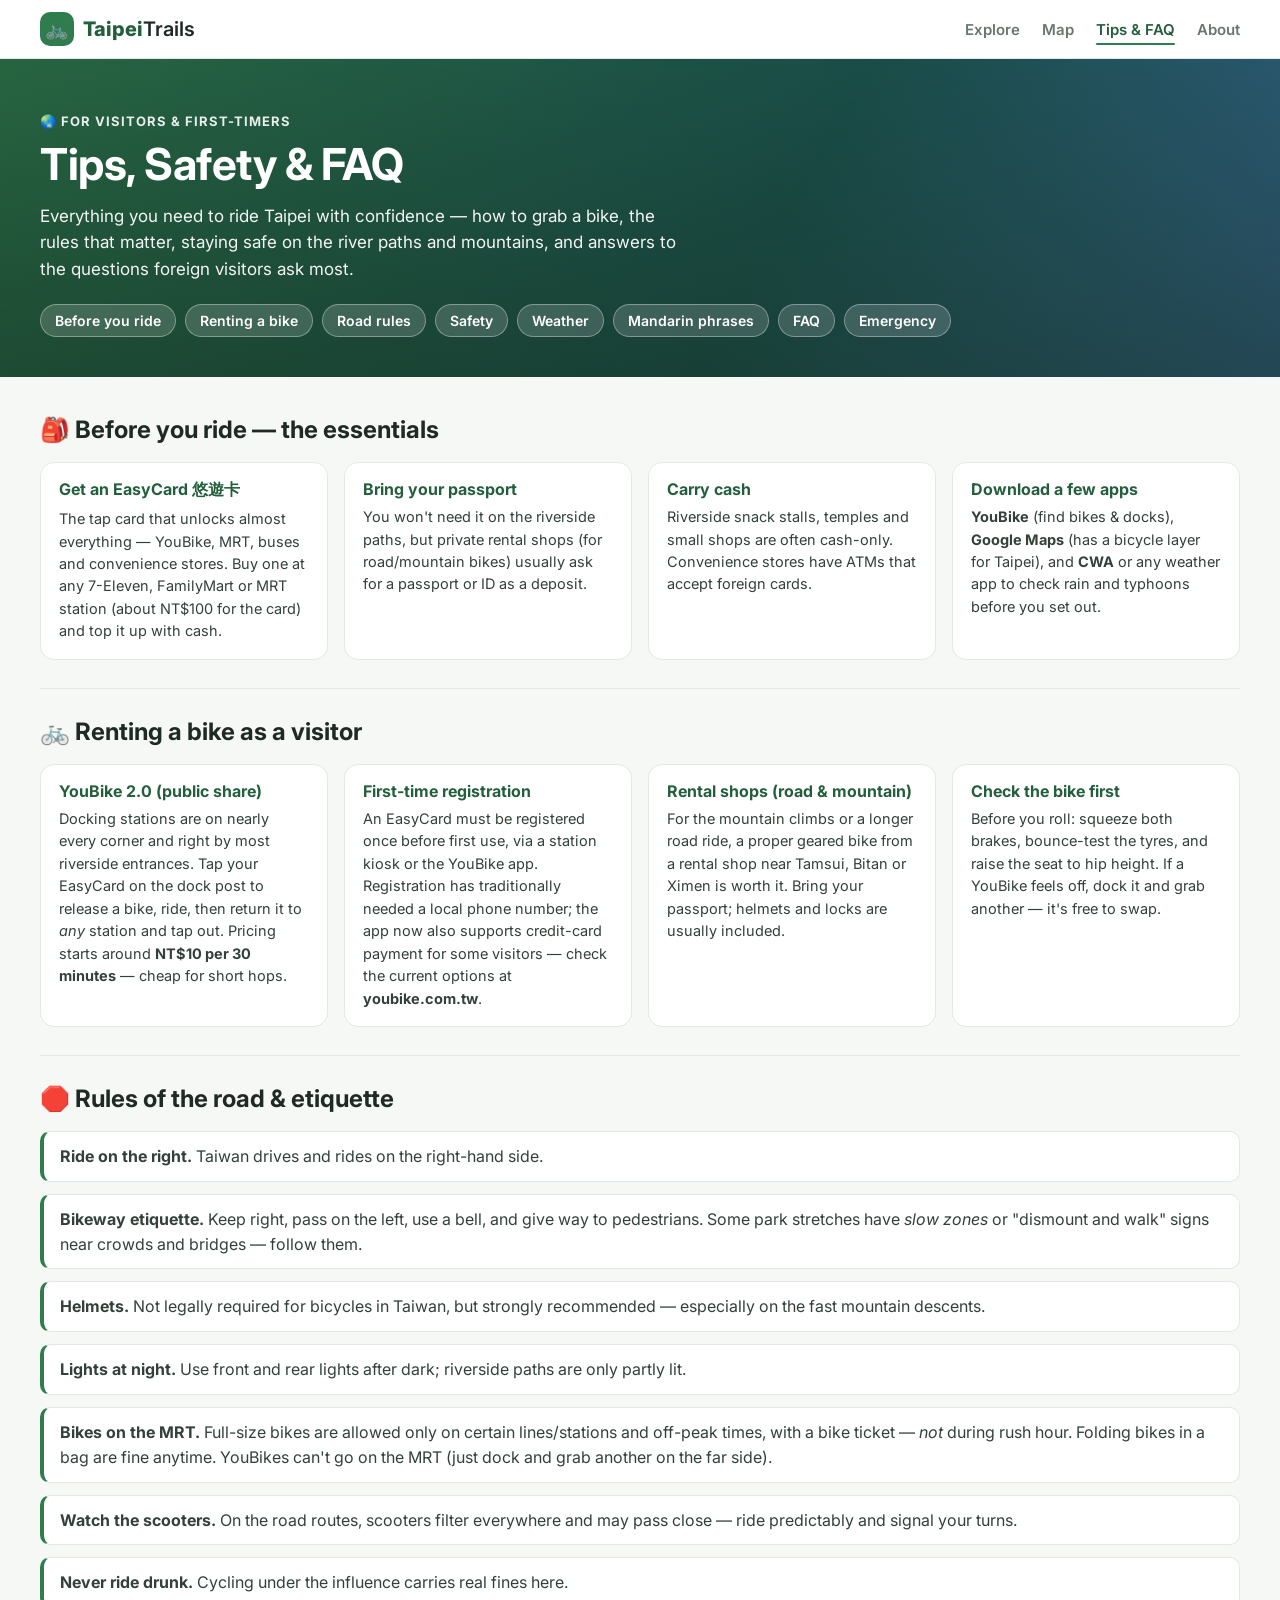
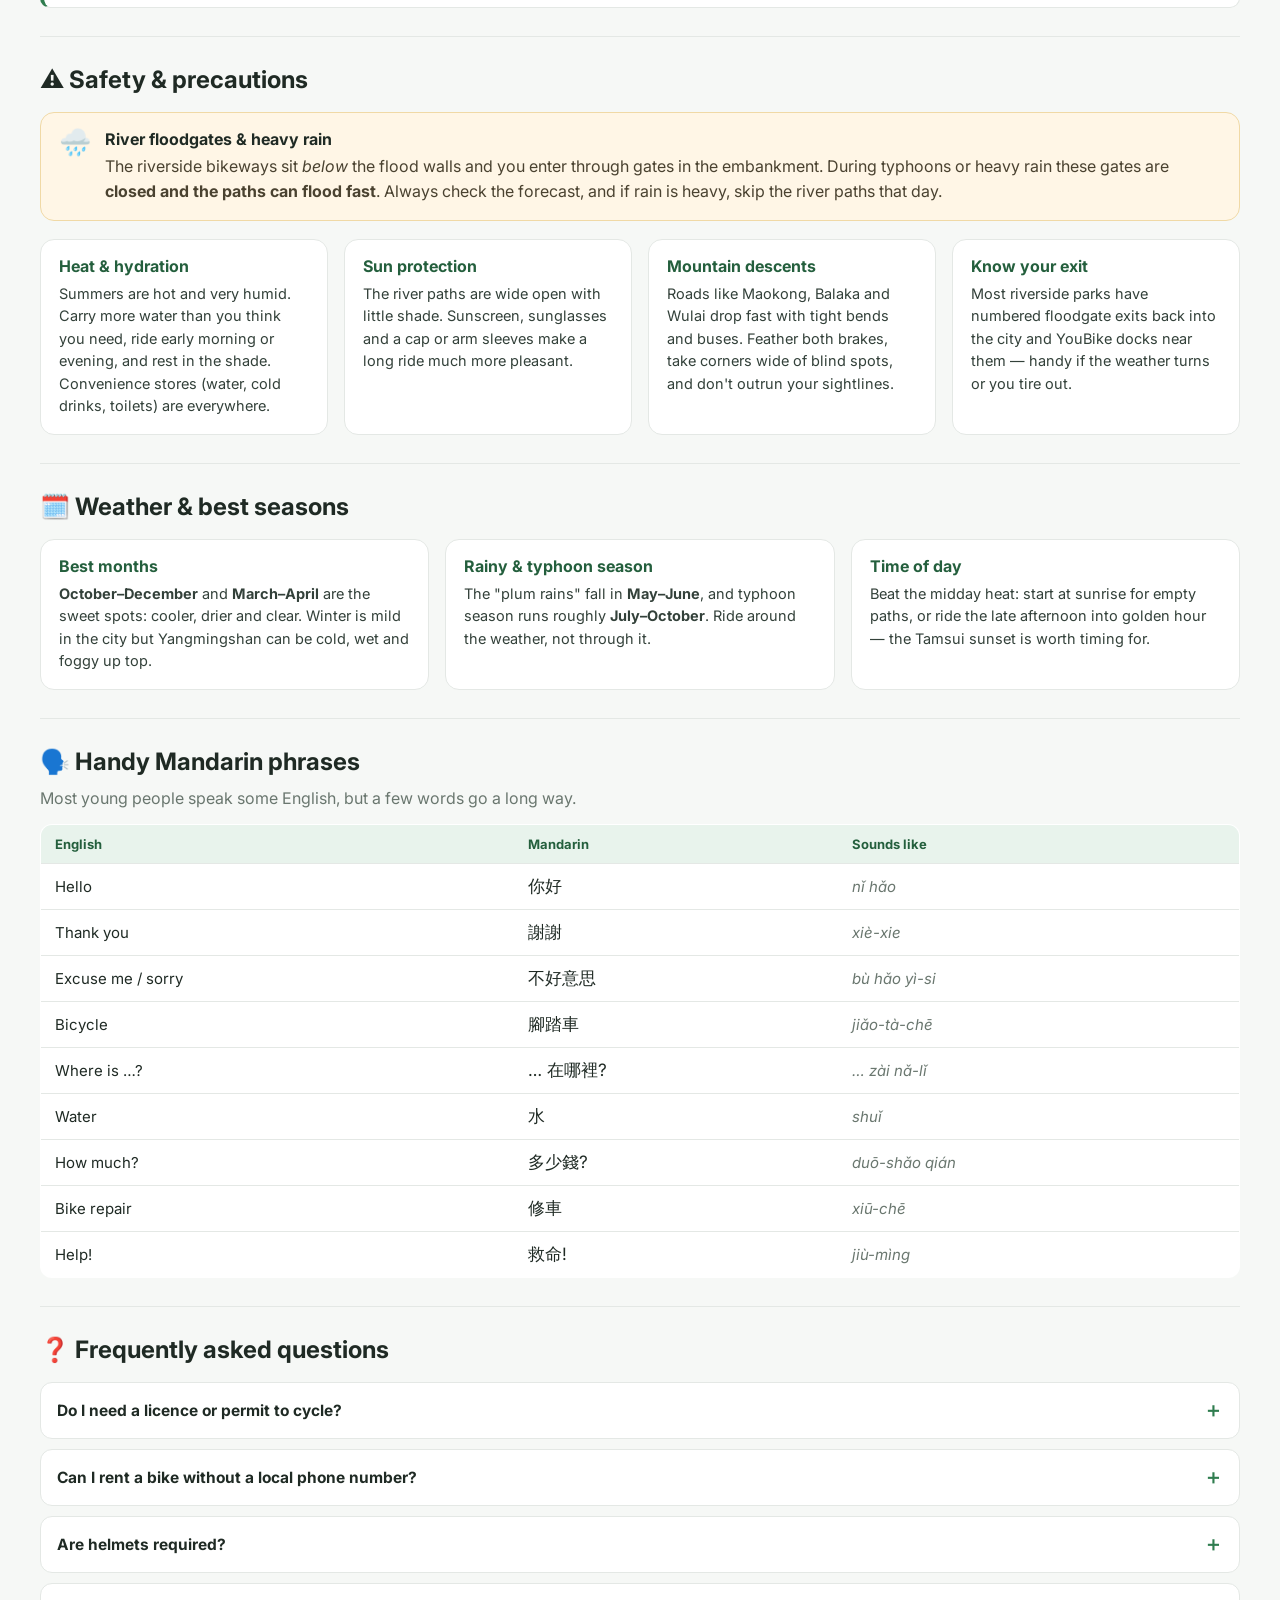
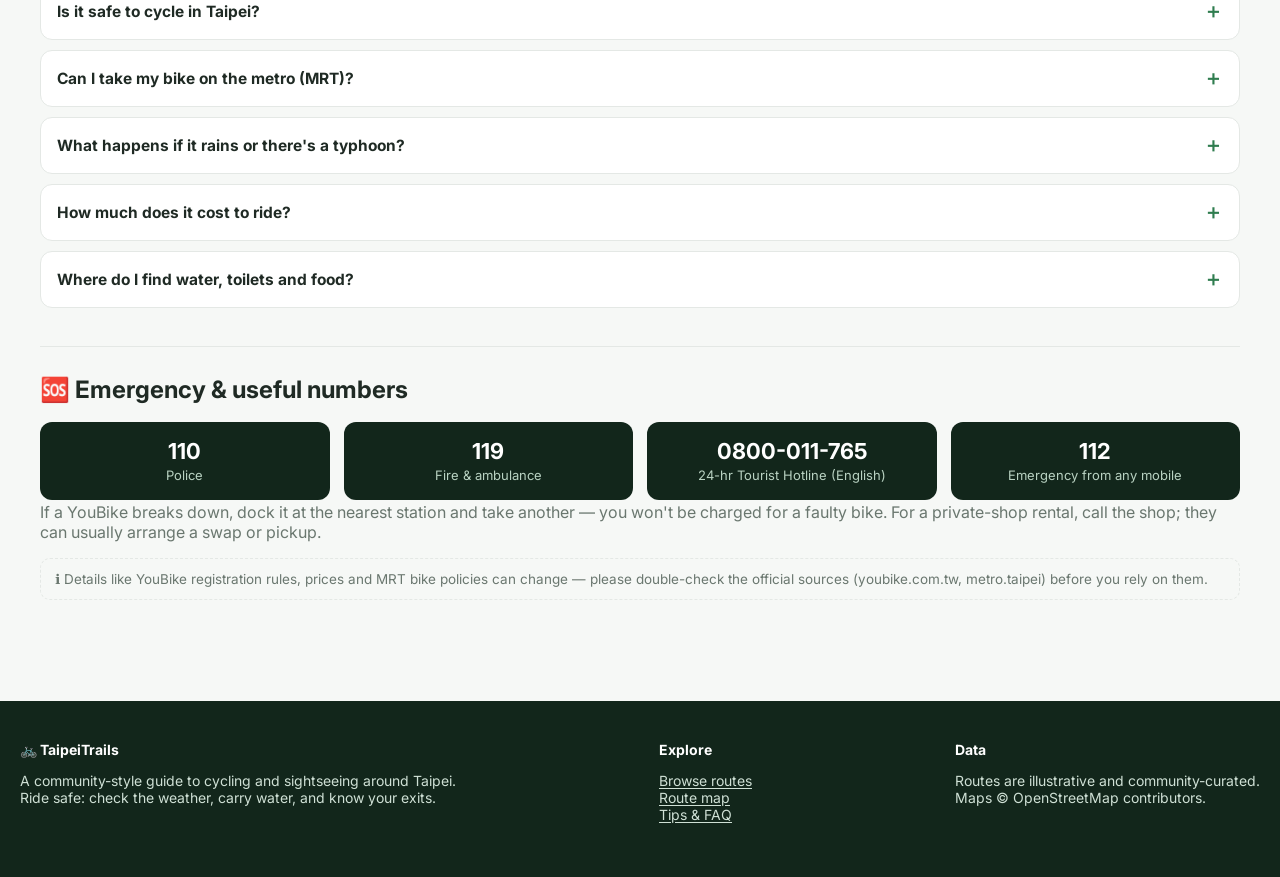
<file: tips.html>
<!DOCTYPE html>
<html lang="en">
<head>
  <meta charset="UTF-8" />
  <meta name="viewport" content="width=device-width, initial-scale=1.0" />
  <title>Tips, Safety & FAQ — Taipei Trails</title>
  <meta name="description" content="A first-timer's guide to cycling in Taipei: renting a YouBike, EasyCard, road rules, weather and floodgate safety, Mandarin phrases, FAQ and emergency numbers — written for foreign visitors." />

  <link rel="preconnect" href="https://fonts.googleapis.com" />
  <link href="https://fonts.googleapis.com/css2?family=Inter:wght@400;500;600;700;800&display=swap" rel="stylesheet" />
  <link rel="stylesheet" href="styles.css" />
</head>
<body>

  <!-- Header -->
  <header class="site-header">
    <div class="header-inner">
      <a class="logo" href="index.html">
        <span class="mark">🚲</span>
        <span>Taipei<span class="thin">Trails</span></span>
      </a>
      <nav class="header-nav">
        <a href="index.html#explore">Explore</a>
        <a href="index.html#map">Map</a>
        <a href="tips.html" class="active">Tips &amp; FAQ</a>
        <a href="index.html#about">About</a>
      </nav>
    </div>
  </header>

  <!-- Page head -->
  <section class="page-head">
    <div class="container">
      <p class="eyebrow">🌏 For visitors &amp; first-timers</p>
      <h1>Tips, Safety &amp; FAQ</h1>
      <p class="page-lead">
        Everything you need to ride Taipei with confidence — how to grab a bike,
        the rules that matter, staying safe on the river paths and mountains, and
        answers to the questions foreign visitors ask most.
      </p>
      <div class="toc">
        <a href="#essentials" class="toc-chip">Before you ride</a>
        <a href="#youbike" class="toc-chip">Renting a bike</a>
        <a href="#rules" class="toc-chip">Road rules</a>
        <a href="#safety" class="toc-chip">Safety</a>
        <a href="#weather" class="toc-chip">Weather</a>
        <a href="#phrases" class="toc-chip">Mandarin phrases</a>
        <a href="#faq" class="toc-chip">FAQ</a>
        <a href="#emergency" class="toc-chip">Emergency</a>
      </div>
    </div>
  </section>

  <main class="container tips-main">

    <!-- ESSENTIALS -->
    <section class="tip-section" id="essentials">
      <h2>🎒 Before you ride — the essentials</h2>
      <div class="tip-grid">
        <div class="tip-card">
          <h3>Get an EasyCard 悠遊卡</h3>
          <p>The tap card that unlocks almost everything — YouBike, MRT, buses and
          convenience stores. Buy one at any 7-Eleven, FamilyMart or MRT station
          (about NT$100 for the card) and top it up with cash.</p>
        </div>
        <div class="tip-card">
          <h3>Bring your passport</h3>
          <p>You won't need it on the riverside paths, but private rental shops
          (for road/mountain bikes) usually ask for a passport or ID as a deposit.</p>
        </div>
        <div class="tip-card">
          <h3>Carry cash</h3>
          <p>Riverside snack stalls, temples and small shops are often cash-only.
          Convenience stores have ATMs that accept foreign cards.</p>
        </div>
        <div class="tip-card">
          <h3>Download a few apps</h3>
          <p><b>YouBike</b> (find bikes &amp; docks), <b>Google Maps</b> (has a
          bicycle layer for Taipei), and <b>CWA</b> or any weather app to check
          rain and typhoons before you set out.</p>
        </div>
      </div>
    </section>

    <!-- YOUBIKE -->
    <section class="tip-section" id="youbike">
      <h2>🚲 Renting a bike as a visitor</h2>
      <div class="tip-grid">
        <div class="tip-card">
          <h3>YouBike 2.0 (public share)</h3>
          <p>Docking stations are on nearly every corner and right by most
          riverside entrances. Tap your EasyCard on the dock post to release a
          bike, ride, then return it to <em>any</em> station and tap out. Pricing
          starts around <b>NT$10 per 30 minutes</b> — cheap for short hops.</p>
        </div>
        <div class="tip-card">
          <h3>First-time registration</h3>
          <p>An EasyCard must be registered once before first use, via a station
          kiosk or the YouBike app. Registration has traditionally needed a local
          phone number; the app now also supports credit-card payment for some
          visitors — check the current options at <b>youbike.com.tw</b>.</p>
        </div>
        <div class="tip-card">
          <h3>Rental shops (road &amp; mountain)</h3>
          <p>For the mountain climbs or a longer road ride, a proper geared bike
          from a rental shop near Tamsui, Bitan or Ximen is worth it. Bring your
          passport; helmets and locks are usually included.</p>
        </div>
        <div class="tip-card">
          <h3>Check the bike first</h3>
          <p>Before you roll: squeeze both brakes, bounce-test the tyres, and
          raise the seat to hip height. If a YouBike feels off, dock it and grab
          another — it's free to swap.</p>
        </div>
      </div>
    </section>

    <!-- RULES -->
    <section class="tip-section" id="rules">
      <h2>🛑 Rules of the road &amp; etiquette</h2>
      <ul class="tip-list">
        <li><b>Ride on the right.</b> Taiwan drives and rides on the right-hand side.</li>
        <li><b>Bikeway etiquette.</b> Keep right, pass on the left, use a bell, and
          give way to pedestrians. Some park stretches have <em>slow zones</em> or
          "dismount and walk" signs near crowds and bridges — follow them.</li>
        <li><b>Helmets.</b> Not legally required for bicycles in Taiwan, but strongly
          recommended — especially on the fast mountain descents.</li>
        <li><b>Lights at night.</b> Use front and rear lights after dark; riverside
          paths are only partly lit.</li>
        <li><b>Bikes on the MRT.</b> Full-size bikes are allowed only on certain
          lines/stations and off-peak times, with a bike ticket — <em>not</em> during
          rush hour. Folding bikes in a bag are fine anytime. YouBikes can't go on
          the MRT (just dock and grab another on the far side).</li>
        <li><b>Watch the scooters.</b> On the road routes, scooters filter everywhere
          and may pass close — ride predictably and signal your turns.</li>
        <li><b>Never ride drunk.</b> Cycling under the influence carries real fines here.</li>
      </ul>
    </section>

    <!-- SAFETY -->
    <section class="tip-section" id="safety">
      <h2>⚠️ Safety &amp; precautions</h2>

      <div class="callout callout-warn">
        <div class="callout-icon">🌧️</div>
        <div>
          <h3>River floodgates &amp; heavy rain</h3>
          <p>The riverside bikeways sit <em>below</em> the flood walls and you enter
          through gates in the embankment. During typhoons or heavy rain these gates
          are <b>closed and the paths can flood fast</b>. Always check the forecast,
          and if rain is heavy, skip the river paths that day.</p>
        </div>
      </div>

      <div class="tip-grid">
        <div class="tip-card">
          <h3>Heat &amp; hydration</h3>
          <p>Summers are hot and very humid. Carry more water than you think you
          need, ride early morning or evening, and rest in the shade. Convenience
          stores (water, cold drinks, toilets) are everywhere.</p>
        </div>
        <div class="tip-card">
          <h3>Sun protection</h3>
          <p>The river paths are wide open with little shade. Sunscreen, sunglasses
          and a cap or arm sleeves make a long ride much more pleasant.</p>
        </div>
        <div class="tip-card">
          <h3>Mountain descents</h3>
          <p>Roads like Maokong, Balaka and Wulai drop fast with tight bends and
          buses. Feather both brakes, take corners wide of blind spots, and don't
          outrun your sightlines.</p>
        </div>
        <div class="tip-card">
          <h3>Know your exit</h3>
          <p>Most riverside parks have numbered floodgate exits back into the city
          and YouBike docks near them — handy if the weather turns or you tire out.</p>
        </div>
      </div>
    </section>

    <!-- WEATHER -->
    <section class="tip-section" id="weather">
      <h2>🗓️ Weather &amp; best seasons</h2>
      <div class="tip-grid">
        <div class="tip-card">
          <h3>Best months</h3>
          <p><b>October–December</b> and <b>March–April</b> are the sweet spots:
          cooler, drier and clear. Winter is mild in the city but Yangmingshan can
          be cold, wet and foggy up top.</p>
        </div>
        <div class="tip-card">
          <h3>Rainy &amp; typhoon season</h3>
          <p>The "plum rains" fall in <b>May–June</b>, and typhoon season runs
          roughly <b>July–October</b>. Ride around the weather, not through it.</p>
        </div>
        <div class="tip-card">
          <h3>Time of day</h3>
          <p>Beat the midday heat: start at sunrise for empty paths, or ride the
          late afternoon into golden hour — the Tamsui sunset is worth timing for.</p>
        </div>
      </div>
    </section>

    <!-- PHRASES -->
    <section class="tip-section" id="phrases">
      <h2>🗣️ Handy Mandarin phrases</h2>
      <p class="section-note">Most young people speak some English, but a few words go a long way.</p>
      <table class="phrase-table">
        <thead><tr><th>English</th><th>Mandarin</th><th>Sounds like</th></tr></thead>
        <tbody>
          <tr><td>Hello</td><td>你好</td><td>nǐ hǎo</td></tr>
          <tr><td>Thank you</td><td>謝謝</td><td>xiè-xie</td></tr>
          <tr><td>Excuse me / sorry</td><td>不好意思</td><td>bù hǎo yì-si</td></tr>
          <tr><td>Bicycle</td><td>腳踏車</td><td>jiǎo-tà-chē</td></tr>
          <tr><td>Where is …?</td><td>… 在哪裡?</td><td>… zài nǎ-lǐ</td></tr>
          <tr><td>Water</td><td>水</td><td>shuǐ</td></tr>
          <tr><td>How much?</td><td>多少錢?</td><td>duō-shǎo qián</td></tr>
          <tr><td>Bike repair</td><td>修車</td><td>xiū-chē</td></tr>
          <tr><td>Help!</td><td>救命!</td><td>jiù-mìng</td></tr>
        </tbody>
      </table>
    </section>

    <!-- FAQ -->
    <section class="tip-section" id="faq">
      <h2>❓ Frequently asked questions</h2>

      <details class="faq">
        <summary>Do I need a licence or permit to cycle?</summary>
        <p>No. Anyone can ride a bicycle in Taiwan without a licence, and there's no
        age requirement for the riverside paths.</p>
      </details>

      <details class="faq">
        <summary>Can I rent a bike without a local phone number?</summary>
        <p>Sometimes tricky with YouBike, which has historically tied registration to
        a Taiwanese mobile number — though the app now offers credit-card options for
        visitors. The simplest fallback is a <b>private rental shop</b> near Tamsui,
        Bitan or Ximen, which rents to tourists with just a passport.</p>
      </details>

      <details class="faq">
        <summary>Are helmets required?</summary>
        <p>No — helmets aren't legally required for bicycles (only for scooters and
        motorbikes). We still recommend one, especially for the mountain descents.</p>
      </details>

      <details class="faq">
        <summary>Is it safe to cycle in Taipei?</summary>
        <p>The riverside bikeways are car-free and very safe — great for families and
        first-timers. The <em>road routes</em> (the mountain climbs and the coast)
        share the road with cars and scooters, so they need more experience and care.
        Every route on this site is labelled 🚲 Bikeway or 🚗 Road route so you know
        which is which.</p>
      </details>

      <details class="faq">
        <summary>Can I take my bike on the metro (MRT)?</summary>
        <p>Full-size bikes only on certain lines/stations and off-peak times, with a
        separate bike ticket — never during rush hour. Folding bikes packed in a bag
        are allowed anytime. YouBikes aren't allowed on the MRT; just dock and pick up
        a new one after your metro ride.</p>
      </details>

      <details class="faq">
        <summary>What happens if it rains or there's a typhoon?</summary>
        <p>The riverside paths sit below the flood walls and their gates close in heavy
        rain, when the paths can flood. Check the forecast and, if it's stormy, choose
        a city ride or sightseeing instead. Never ride onto a flooding river path.</p>
      </details>

      <details class="faq">
        <summary>How much does it cost to ride?</summary>
        <p>YouBike is roughly <b>NT$10 per 30 minutes</b> for the first hours, paid by
        EasyCard. Rental-shop bikes typically run a few hundred NT dollars per day.</p>
      </details>

      <details class="faq">
        <summary>Where do I find water, toilets and food?</summary>
        <p>Convenience stores (7-Eleven, FamilyMart) are on almost every block and
        have toilets, drinks and snacks. The riverside parks also have public
        restrooms, water fountains and, on weekends, food stalls.</p>
      </details>
    </section>

    <!-- EMERGENCY -->
    <section class="tip-section" id="emergency">
      <h2>🆘 Emergency &amp; useful numbers</h2>
      <div class="emergency-grid">
        <div class="em-box"><b>110</b><span>Police</span></div>
        <div class="em-box"><b>119</b><span>Fire &amp; ambulance</span></div>
        <div class="em-box"><b>0800-011-765</b><span>24-hr Tourist Hotline (English)</span></div>
        <div class="em-box"><b>112</b><span>Emergency from any mobile</span></div>
      </div>
      <p class="section-note">
        If a YouBike breaks down, dock it at the nearest station and take another —
        you won't be charged for a faulty bike. For a private-shop rental, call the
        shop; they can usually arrange a swap or pickup.
      </p>
      <p class="disclaimer">
        ℹ️ Details like YouBike registration rules, prices and MRT bike policies can
        change — please double-check the official sources (youbike.com.tw, metro.taipei)
        before you rely on them.
      </p>
    </section>

  </main>

  <!-- Footer -->
  <footer class="site-footer">
    <div class="footer-inner">
      <div>
        <b>🚲 TaipeiTrails</b>
        <p>A community-style guide to cycling and sightseeing around Taipei.<br />
        Ride safe: check the weather, carry water, and know your exits.</p>
      </div>
      <div>
        <b>Explore</b>
        <p><a href="index.html#explore">Browse routes</a><br />
        <a href="index.html#map">Route map</a><br />
        <a href="tips.html">Tips &amp; FAQ</a></p>
      </div>
      <div>
        <b>Data</b>
        <p>Routes are illustrative and community-curated.<br />
        Maps © OpenStreetMap contributors.</p>
      </div>
    </div>
  </footer>

</body>
</html>
</file>
<file: styles.css>
:root {
  --green: #2f7d4f;
  --green-dark: #245f3d;
  --green-light: #e8f3ec;
  --ink: #1f2a24;
  --muted: #6a776f;
  --line: #e4e8e5;
  --bg: #f6f8f6;
  --white: #ffffff;
  --amber: #f4a623;
  --shadow: 0 6px 24px rgba(20, 40, 30, 0.08);
  --radius: 14px;
}

* { box-sizing: border-box; }

html, body {
  margin: 0;
  padding: 0;
  font-family: "Inter", system-ui, -apple-system, "Segoe UI", Roboto, "Helvetica Neue", Arial, sans-serif;
  color: var(--ink);
  background: var(--bg);
  -webkit-font-smoothing: antialiased;
}

a { color: inherit; text-decoration: none; }
img { display: block; max-width: 100%; }

/* ---------- Header ---------- */
.site-header {
  position: sticky;
  top: 0;
  z-index: 1000;
  background: var(--white);
  border-bottom: 1px solid var(--line);
}
.header-inner {
  max-width: 1240px;
  margin: 0 auto;
  padding: 12px 20px;
  display: flex;
  align-items: center;
  gap: 20px;
}
.logo {
  display: flex;
  align-items: center;
  gap: 9px;
  font-weight: 800;
  font-size: 20px;
  color: var(--green-dark);
  white-space: nowrap;
}
.logo .mark {
  width: 34px; height: 34px;
  display: grid; place-items: center;
  background: var(--green);
  color: #fff;
  border-radius: 10px;
  font-size: 19px;
}
.logo .thin { color: var(--ink); font-weight: 600; }
.header-search {
  flex: 1;
  display: flex;
  align-items: center;
  gap: 8px;
  background: var(--bg);
  border: 1px solid var(--line);
  border-radius: 999px;
  padding: 9px 16px;
  max-width: 460px;
}
.header-search input {
  border: none;
  background: transparent;
  outline: none;
  font-size: 15px;
  width: 100%;
  color: var(--ink);
}
.header-nav {
  margin-left: auto;
  display: flex;
  gap: 22px;
  color: var(--muted);
  font-weight: 600;
  font-size: 15px;
}
.header-nav a:hover { color: var(--green-dark); }
.header-nav a.active { color: var(--green-dark); position: relative; }
.header-nav a.active::after {
  content: "";
  position: absolute;
  left: 0; right: 0; bottom: -6px;
  height: 2px;
  background: var(--green);
  border-radius: 2px;
}

/* ---------- Hero ---------- */
.hero {
  position: relative;
  color: #fff;
  background:
    linear-gradient(180deg, rgba(20,45,30,.28), rgba(20,45,30,.65)),
    linear-gradient(120deg, #2f7d4f, #1c5a5a 60%, #3b6ea5);
  overflow: hidden;
}
.hero-inner {
  max-width: 1240px;
  margin: 0 auto;
  padding: 72px 20px 96px;
  position: relative;
  z-index: 2;
}
.hero h1 {
  font-size: clamp(30px, 5vw, 52px);
  line-height: 1.05;
  margin: 0 0 14px;
  max-width: 720px;
  letter-spacing: -0.5px;
}
.hero p {
  font-size: clamp(16px, 2vw, 20px);
  max-width: 560px;
  margin: 0 0 26px;
  opacity: .95;
}
.hero-stats {
  display: flex;
  gap: 34px;
  margin-top: 30px;
  flex-wrap: wrap;
}
.hero-stats .stat b {
  display: block;
  font-size: 26px;
}
.hero-stats .stat span {
  font-size: 14px;
  opacity: .85;
}
.chip-row { display: flex; gap: 10px; flex-wrap: wrap; }
.chip {
  background: rgba(255,255,255,.16);
  border: 1px solid rgba(255,255,255,.35);
  color: #fff;
  padding: 8px 15px;
  border-radius: 999px;
  font-size: 14px;
  cursor: pointer;
  transition: background .15s;
}
.chip:hover { background: rgba(255,255,255,.3); }

/* ---------- Layout ---------- */
.container {
  max-width: 1240px;
  margin: 0 auto;
  padding: 0 20px;
}
.section-head {
  display: flex;
  align-items: baseline;
  justify-content: space-between;
  margin: 34px 0 6px;
  gap: 12px;
  flex-wrap: wrap;
}
.section-head h2 { font-size: 24px; margin: 0; }
.section-head .count { color: var(--muted); font-size: 15px; }

/* ---------- Filters ---------- */
.filters {
  display: flex;
  gap: 10px;
  flex-wrap: wrap;
  align-items: center;
  margin: 16px 0 6px;
}
.filter-group {
  display: flex;
  gap: 6px;
  background: var(--white);
  border: 1px solid var(--line);
  border-radius: 999px;
  padding: 4px;
}
.filter-group button {
  border: none;
  background: transparent;
  padding: 7px 14px;
  border-radius: 999px;
  font-size: 14px;
  font-weight: 600;
  color: var(--muted);
  cursor: pointer;
}
.filter-group button.active {
  background: var(--green);
  color: #fff;
}
.sort-select {
  margin-left: auto;
  border: 1px solid var(--line);
  border-radius: 999px;
  padding: 9px 14px;
  background: var(--white);
  font-size: 14px;
  font-weight: 600;
  color: var(--ink);
  cursor: pointer;
}

.import-btn {
  border: 1px solid var(--green);
  background: var(--green-light);
  color: var(--green-dark);
  border-radius: 999px;
  padding: 9px 16px;
  font-size: 14px;
  font-weight: 700;
  cursor: pointer;
}
.import-btn:hover { background: #d9ecdf; }
.clear-imported {
  border: 1px solid var(--line);
  background: var(--white);
  color: var(--muted);
  border-radius: 999px;
  padding: 9px 14px;
  font-size: 13px;
  font-weight: 600;
  cursor: pointer;
}
.clear-imported:hover { color: #c64034; border-color: #e0b7b2; }

/* ---------- Main split ---------- */
.split {
  display: grid;
  grid-template-columns: 1fr 460px;
  gap: 24px;
  align-items: start;
  margin: 18px 0 60px;
}
.cards {
  display: grid;
  grid-template-columns: repeat(2, 1fr);
  gap: 20px;
}
#map {
  position: sticky;
  top: 84px;
  height: calc(100vh - 108px);
  min-height: 480px;
  border-radius: var(--radius);
  box-shadow: var(--shadow);
  overflow: hidden;
  z-index: 1;
}

/* ---------- Card ---------- */
.card {
  background: var(--white);
  border: 1px solid var(--line);
  border-radius: var(--radius);
  overflow: hidden;
  cursor: pointer;
  transition: transform .15s, box-shadow .15s;
  display: flex;
  flex-direction: column;
}
.card:hover { transform: translateY(-3px); box-shadow: var(--shadow); }
.card-photo {
  position: relative;
  height: 170px;
  background: linear-gradient(135deg, #3a8a5c, #2a6f8f);
  background-size: cover;
  background-position: center;
}
.type-badge {
  position: absolute;
  left: 10px; top: 10px;
  padding: 4px 10px;
  border-radius: 999px;
  font-size: 12px;
  font-weight: 700;
  color: #fff;
  background: rgba(31, 42, 36, 0.72);
  backdrop-filter: blur(2px);
}
.type-badge.type-Bikeway { background: rgba(47, 125, 79, 0.92); }
.type-badge.type-Road { background: rgba(58, 74, 96, 0.9); }
.type-badge.type-Imported { background: rgba(180, 120, 30, 0.92); }
.card-photo .fav {
  position: absolute;
  top: 10px; right: 10px;
  width: 34px; height: 34px;
  background: rgba(255,255,255,.9);
  border-radius: 50%;
  display: grid; place-items: center;
  font-size: 16px;
  border: none;
  cursor: pointer;
}
.card-photo .fav.on { color: #e0483d; }
.badge {
  position: absolute;
  left: 10px; bottom: 10px;
  padding: 4px 10px;
  border-radius: 999px;
  font-size: 12px;
  font-weight: 700;
  color: #fff;
  backdrop-filter: blur(2px);
}
.badge.Easy { background: rgba(47,125,79,.92); }
.badge.Moderate { background: rgba(211,150,20,.95); }
.badge.Hard { background: rgba(198,64,52,.95); }
.card-body { padding: 13px 15px 16px; display: flex; flex-direction: column; gap: 7px; }
.card-area { color: var(--muted); font-size: 13px; }
.card-title { font-size: 17px; font-weight: 700; margin: 0; line-height: 1.2; }
.card-meta {
  display: flex;
  gap: 14px;
  color: var(--muted);
  font-size: 13px;
  flex-wrap: wrap;
}
.card-meta b { color: var(--ink); font-weight: 700; }
.card-rating {
  display: flex;
  align-items: center;
  gap: 5px;
  font-size: 14px;
  font-weight: 700;
}
.card-rating .stars { color: var(--amber); letter-spacing: 1px; }
.card-rating .n { color: var(--muted); font-weight: 500; }
.tag-row { display: flex; gap: 6px; flex-wrap: wrap; margin-top: 2px; }
.tag {
  font-size: 12px;
  background: var(--green-light);
  color: var(--green-dark);
  padding: 3px 9px;
  border-radius: 999px;
  font-weight: 600;
}

/* ---------- Detail modal ---------- */
.modal-backdrop {
  position: fixed;
  inset: 0;
  background: rgba(15,25,20,.55);
  z-index: 2000;
  display: none;
  align-items: flex-start;
  justify-content: center;
  padding: 40px 16px;
  overflow-y: auto;
}
.modal-backdrop.open { display: flex; }
.modal {
  background: var(--white);
  width: 100%;
  max-width: 860px;
  border-radius: 18px;
  overflow: hidden;
  box-shadow: 0 20px 60px rgba(0,0,0,.3);
}
.modal-hero {
  height: 260px;
  background-size: cover;
  background-position: center;
  position: relative;
}
.modal-hero .close {
  position: absolute;
  top: 14px; right: 14px;
  width: 38px; height: 38px;
  border-radius: 50%;
  border: none;
  background: rgba(255,255,255,.92);
  font-size: 20px;
  cursor: pointer;
}
.modal-hero .title-wrap {
  position: absolute;
  left: 22px; bottom: 18px;
  color: #fff;
  text-shadow: 0 2px 12px rgba(0,0,0,.5);
}
.modal-hero h2 { margin: 0; font-size: 30px; }
.modal-hero .sub { font-size: 15px; opacity: .95; }
.modal-body { padding: 22px 26px 28px; }
.stat-strip {
  display: grid;
  grid-template-columns: repeat(4, 1fr);
  gap: 12px;
  margin-bottom: 22px;
}
.stat-box {
  background: var(--bg);
  border-radius: 12px;
  padding: 12px 14px;
  text-align: center;
}
.stat-box b { display: block; font-size: 19px; }
.stat-box span { font-size: 12px; color: var(--muted); }
.modal-body h3 { margin: 20px 0 8px; font-size: 17px; }
.modal-body p { line-height: 1.6; color: #33413a; margin: 0 0 6px; }
.highlight-list { list-style: none; padding: 0; margin: 8px 0 0; }
.highlight-list li {
  padding: 9px 0 9px 28px;
  border-bottom: 1px solid var(--line);
  position: relative;
}
.highlight-list li::before {
  content: "📍";
  position: absolute; left: 0;
}
#modal-map {
  height: 260px;
  border-radius: 12px;
  margin-top: 8px;
  overflow: hidden;
}
.modal-actions { display: flex; gap: 12px; margin-top: 22px; flex-wrap: wrap; }
.btn {
  border: none;
  border-radius: 999px;
  padding: 12px 22px;
  font-size: 15px;
  font-weight: 700;
  cursor: pointer;
}
.btn-primary { background: var(--green); color: #fff; }
.btn-primary:hover { background: var(--green-dark); }
.btn-ghost { background: var(--white); border: 1px solid var(--line); color: var(--ink); }

/* ---------- Reviews ---------- */
.review-form {
  background: var(--bg);
  border: 1px solid var(--line);
  border-radius: 12px;
  padding: 16px;
  display: flex;
  flex-direction: column;
  gap: 10px;
  margin-top: 8px;
}
.rate-row { display: flex; align-items: center; gap: 10px; }
.rate-label { font-weight: 600; font-size: 14px; }
.star-input { display: flex; gap: 2px; }
.star-btn {
  border: none;
  background: transparent;
  cursor: pointer;
  font-size: 28px;
  line-height: 1;
  color: var(--amber);
  padding: 0 1px;
  transition: transform .08s;
}
.star-btn:hover { transform: scale(1.15); }
.review-form input,
.review-form textarea {
  border: 1px solid var(--line);
  border-radius: 10px;
  padding: 10px 12px;
  font-size: 14px;
  font-family: inherit;
  outline: none;
  background: var(--white);
  resize: vertical;
}
.review-form input:focus,
.review-form textarea:focus { border-color: var(--green); }
.form-actions { display: flex; align-items: center; gap: 14px; }
.review-hint {
  font-size: 13px;
  color: var(--amber);
  font-weight: 600;
  opacity: 0;
  transition: opacity .2s;
}
.review-hint.show { opacity: 1; }

.review-list { margin-top: 14px; display: flex; flex-direction: column; gap: 12px; }
.no-reviews { color: var(--muted); font-style: italic; margin: 10px 0; }
.review {
  border: 1px solid var(--line);
  border-radius: 12px;
  padding: 12px 14px;
  background: var(--white);
}
.review-top {
  display: flex;
  justify-content: space-between;
  align-items: center;
  gap: 10px;
}
.review-name { font-weight: 700; }
.review-stars { color: var(--amber); letter-spacing: 1px; }
.review-date { font-size: 12px; color: var(--muted); margin-top: 2px; }
.review-text { margin: 8px 0 0; line-height: 1.5; color: #33413a; }

/* ---------- Empty state ---------- */
.empty {
  grid-column: 1 / -1;
  text-align: center;
  padding: 60px 20px;
  color: var(--muted);
}

/* ---------- Tips / FAQ page ---------- */
.page-head {
  color: #fff;
  background:
    linear-gradient(180deg, rgba(20,45,30,.30), rgba(20,45,30,.6)),
    linear-gradient(120deg, #2f7d4f, #1c5a5a 60%, #3b6ea5);
  padding: 54px 0 40px;
}
.page-head .eyebrow {
  text-transform: uppercase;
  letter-spacing: 1px;
  font-size: 13px;
  font-weight: 700;
  opacity: .9;
  margin: 0 0 8px;
}
.page-head h1 {
  font-size: clamp(28px, 4.5vw, 44px);
  margin: 0 0 12px;
  letter-spacing: -0.5px;
}
.page-lead { max-width: 640px; font-size: 17px; line-height: 1.55; opacity: .95; margin: 0 0 22px; }
.toc { display: flex; flex-wrap: wrap; gap: 9px; }
.toc-chip {
  background: rgba(255,255,255,.16);
  border: 1px solid rgba(255,255,255,.35);
  padding: 7px 14px;
  border-radius: 999px;
  font-size: 14px;
  font-weight: 600;
  transition: background .15s;
}
.toc-chip:hover { background: rgba(255,255,255,.3); }

.tips-main { padding: 10px 20px 60px; }
.tip-section { padding: 28px 0; border-bottom: 1px solid var(--line); scroll-margin-top: 80px; }
.tip-section:last-child { border-bottom: none; }
.tip-section > h2 { font-size: 24px; margin: 0 0 18px; }
.section-note { color: var(--muted); margin: -6px 0 16px; }

.tip-grid {
  display: grid;
  grid-template-columns: repeat(auto-fit, minmax(230px, 1fr));
  gap: 16px;
}
.tip-card {
  background: var(--white);
  border: 1px solid var(--line);
  border-radius: 14px;
  padding: 16px 18px;
}
.tip-card h3 { margin: 0 0 7px; font-size: 16px; color: var(--green-dark); }
.tip-card p { margin: 0; line-height: 1.55; color: #33413a; font-size: 14.5px; }

.tip-list { margin: 0; padding: 0; list-style: none; display: flex; flex-direction: column; gap: 12px; }
.tip-list li {
  background: var(--white);
  border: 1px solid var(--line);
  border-left: 4px solid var(--green);
  border-radius: 10px;
  padding: 12px 16px;
  line-height: 1.55;
  color: #33413a;
}

.callout {
  display: flex;
  gap: 14px;
  border-radius: 14px;
  padding: 16px 18px;
  margin-bottom: 18px;
}
.callout-warn { background: #fff6e6; border: 1px solid #f0d9a6; }
.callout-icon { font-size: 26px; line-height: 1; }
.callout h3 { margin: 0 0 5px; font-size: 16px; }
.callout p { margin: 0; line-height: 1.55; color: #4a4230; }

.phrase-table {
  width: 100%;
  border-collapse: collapse;
  background: var(--white);
  border: 1px solid var(--line);
  border-radius: 12px;
  overflow: hidden;
  font-size: 15px;
}
.phrase-table th, .phrase-table td { text-align: left; padding: 11px 14px; border-bottom: 1px solid var(--line); }
.phrase-table thead th { background: var(--green-light); color: var(--green-dark); font-size: 13px; }
.phrase-table tbody tr:last-child td { border-bottom: none; }
.phrase-table td:nth-child(2) { font-size: 17px; }
.phrase-table td:nth-child(3) { color: var(--muted); font-style: italic; }

.faq {
  background: var(--white);
  border: 1px solid var(--line);
  border-radius: 12px;
  margin-bottom: 10px;
  overflow: hidden;
}
.faq summary {
  cursor: pointer;
  padding: 14px 16px;
  font-weight: 700;
  font-size: 15.5px;
  list-style: none;
  display: flex;
  justify-content: space-between;
  align-items: center;
}
.faq summary::-webkit-details-marker { display: none; }
.faq summary::after { content: "＋"; color: var(--green); font-size: 20px; font-weight: 700; }
.faq[open] summary::after { content: "－"; }
.faq summary:hover { color: var(--green-dark); }
.faq p { margin: 0; padding: 0 16px 16px; line-height: 1.6; color: #33413a; }

.emergency-grid {
  display: grid;
  grid-template-columns: repeat(auto-fit, minmax(160px, 1fr));
  gap: 14px;
  margin-bottom: 8px;
}
.em-box {
  background: #12261b;
  color: #eaf3ec;
  border-radius: 12px;
  padding: 16px;
  text-align: center;
}
.em-box b { display: block; font-size: 22px; color: #fff; }
.em-box span { font-size: 13px; color: #b9d2c2; }
.disclaimer {
  margin-top: 14px;
  font-size: 13.5px;
  color: var(--muted);
  background: var(--bg);
  border: 1px dashed var(--line);
  border-radius: 10px;
  padding: 12px 14px;
}
.site-footer a { text-decoration: underline; text-underline-offset: 2px; }
.site-footer a:hover { color: #fff; }

/* ---------- Footer ---------- */
.site-footer {
  background: #12261b;
  color: #cfe0d5;
  padding: 40px 20px;
  font-size: 14px;
}
.footer-inner {
  max-width: 1240px;
  margin: 0 auto;
  display: flex;
  justify-content: space-between;
  gap: 20px;
  flex-wrap: wrap;
}
.site-footer b { color: #fff; }

/* ---------- Responsive ---------- */
@media (max-width: 980px) {
  .split { grid-template-columns: 1fr; }
  #map { position: relative; top: 0; height: 380px; order: -1; }
  .cards { grid-template-columns: repeat(2, 1fr); }
}
@media (max-width: 760px) {
  .header-inner { flex-wrap: wrap; }
  .header-search { order: 3; flex-basis: 100%; max-width: none; }
  .header-nav { margin-left: auto; gap: 16px; font-size: 14px; }
}
@media (max-width: 620px) {
  .cards { grid-template-columns: 1fr; }
  .stat-strip { grid-template-columns: repeat(2, 1fr); }
  .header-nav { gap: 12px; }
}
</file>
